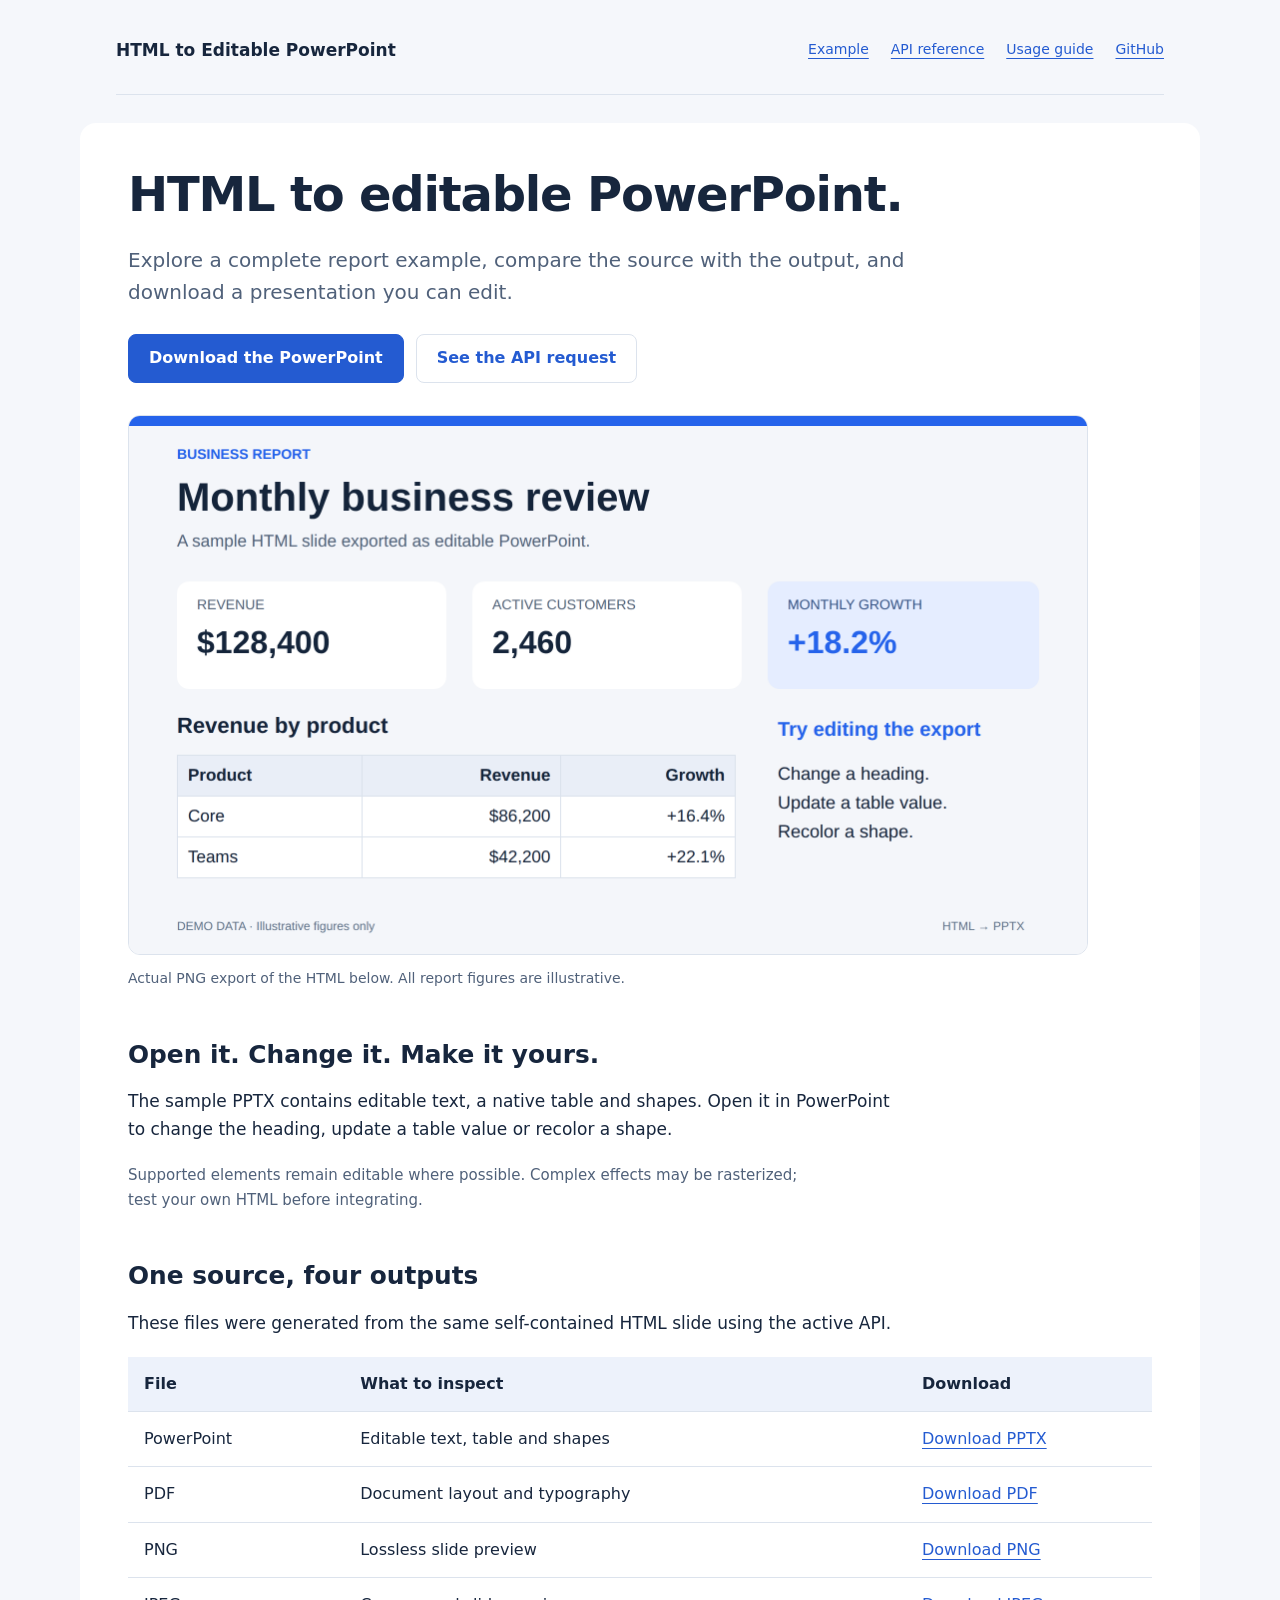
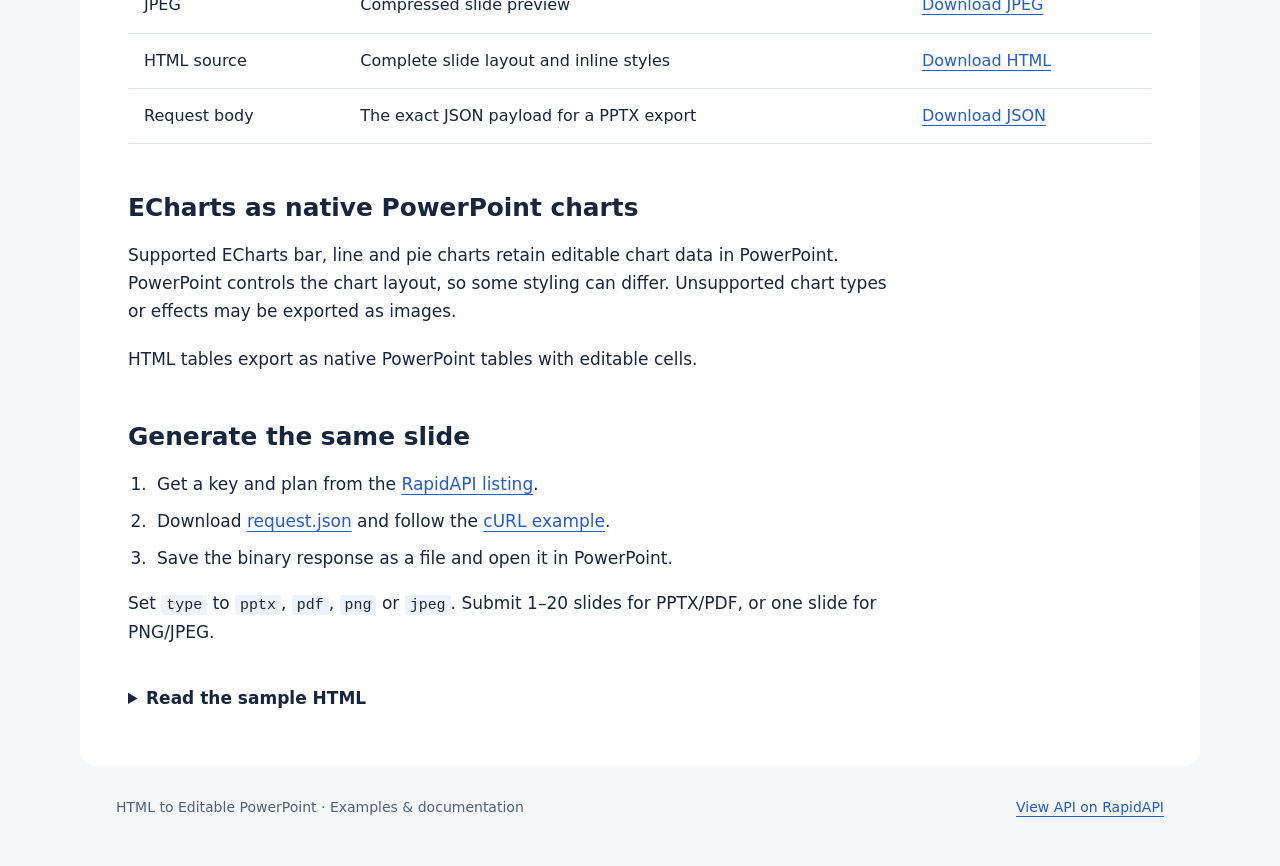
<file: index.html>
<!doctype html><html lang="en"><head><meta charset="utf-8"><meta name="viewport" content="width=device-width,initial-scale=1">
<title>HTML to Editable PowerPoint — example &amp; documentation</title><meta name="description" content="Download a real editable PowerPoint example, inspect its HTML source, and learn how to export PPTX, PDF, PNG and JPEG through the API.">
<link rel="stylesheet" href="styles.css"><script src="site.js" defer></script>
<meta property="og:title" content="HTML to Editable PowerPoint — example &amp; documentation"><meta property="og:description" content="Download a real editable PowerPoint example, inspect its HTML source, and learn how to export PPTX, PDF, PNG and JPEG through the API."><meta property="og:type" content="website">
</head><body><a class="skip" href="#main">Skip to content</a><header><nav aria-label="Main navigation"><a class="brand" href="./">HTML to Editable PowerPoint</a><div class="nav-links"><a href="./">Example</a><a href="api-reference.html">API reference</a><a href="usage.html">Usage guide</a><a href="https://github.com/html-to-powerpoint/html-to-editable-powerpoint">GitHub</a></div></nav></header><main id="main"><section class="intro"><h1>HTML to editable PowerPoint.</h1><p>Explore a complete report example, compare the source with the output, and download a presentation you can edit.</p><div class="actions"><a class="button primary" href="examples/monthly-report.pptx" download>Download the PowerPoint</a><a class="button" href="api-reference.html#curl-example">See the API request</a></div></section>
<figure class="example"><img src="examples/monthly-report.png" width="960" height="540" alt="Generated monthly business review slide with illustrative revenue figures, a revenue table and instructions to edit the export"><figcaption>Actual PNG export of the HTML below. All report figures are illustrative.</figcaption></figure>
<section><h2>Open it. Change it. Make it yours.</h2><p>The sample PPTX contains editable text, a native table and shapes. Open it in PowerPoint to change the heading, update a table value or recolor a shape.</p><p class="note">Supported elements remain editable where possible. Complex effects may be rasterized; test your own HTML before integrating.</p></section>
<section id="downloads"><h2>One source, four outputs</h2><p>These files were generated from the same self-contained HTML slide using the active API.</p><div class="table-scroll" tabindex="0" role="region" aria-label="Sample downloads"><table><thead><tr><th>File</th><th>What to inspect</th><th>Download</th></tr></thead><tbody>
<tr><td>PowerPoint</td><td>Editable text, table and shapes</td><td><a href="examples/monthly-report.pptx" download>Download PPTX</a></td></tr>
<tr><td>PDF</td><td>Document layout and typography</td><td><a href="examples/monthly-report.pdf" download>Download PDF</a></td></tr>
<tr><td>PNG</td><td>Lossless slide preview</td><td><a href="examples/monthly-report.png" download>Download PNG</a></td></tr>
<tr><td>JPEG</td><td>Compressed slide preview</td><td><a href="examples/monthly-report.jpeg" download>Download JPEG</a></td></tr>
<tr><td>HTML source</td><td>Complete slide layout and inline styles</td><td><a href="examples/monthly-report.html" download>Download HTML</a></td></tr>
<tr><td>Request body</td><td>The exact JSON payload for a PPTX export</td><td><a href="examples/request.json" download>Download JSON</a></td></tr></tbody></table></div></section>
<section><h2>ECharts as native PowerPoint charts</h2><p>Supported ECharts bar, line and pie charts retain editable chart data in PowerPoint. PowerPoint controls the chart layout, so some styling can differ. Unsupported chart types or effects may be exported as images.</p><p>HTML tables export as native PowerPoint tables with editable cells.</p></section>
<section><h2>Generate the same slide</h2><ol><li>Get a key and plan from the <a href="https://rapidapi.com/AguillardPortlock/api/html-to-editable-powerpoint">RapidAPI listing</a>.</li><li>Download <a href="examples/request.json" download>request.json</a> and follow the <a href="api-reference.html#curl-example">cURL example</a>.</li><li>Save the binary response as a file and open it in PowerPoint.</li></ol><p>Set <code>type</code> to <code>pptx</code>, <code>pdf</code>, <code>png</code> or <code>jpeg</code>. Submit 1–20 slides for PPTX/PDF, or one slide for PNG/JPEG.</p>
<details><summary>Read the sample HTML</summary><pre><code>&lt;!doctype html&gt;
&lt;html lang=&quot;en&quot;&gt;
&lt;head&gt;&lt;meta charset=&quot;utf-8&quot;&gt;&lt;title&gt;Monthly business review&lt;/title&gt;&lt;/head&gt;
&lt;body style=&quot;margin:0;width:960px;height:540px;background:#f4f6fa;font-family:Arial;color:#14243a&quot;&gt;
&lt;div style=&quot;position:absolute;left:0;top:0;width:960px;height:10px;background:#2563eb&quot;&gt;&lt;/div&gt;
&lt;p style=&quot;position:absolute;left:48px;top:30px;margin:0;font-size:14px;font-weight:bold;color:#2563eb&quot;&gt;BUSINESS REPORT&lt;/p&gt;
&lt;h1 style=&quot;position:absolute;left:48px;top:60px;margin:0;font-size:40px&quot;&gt;Monthly business review&lt;/h1&gt;
&lt;p style=&quot;position:absolute;left:48px;top:116px;margin:0;font-size:17px;color:#53647a&quot;&gt;A sample HTML slide exported as editable PowerPoint.&lt;/p&gt;
&lt;div style=&quot;position:absolute;left:48px;top:166px;width:270px;height:108px;background:#ffffff;border-radius:12px&quot;&gt;&lt;/div&gt;
&lt;p style=&quot;position:absolute;left:68px;top:181px;margin:0;font-size:14px;color:#53647a&quot;&gt;REVENUE&lt;/p&gt;
&lt;p style=&quot;position:absolute;left:68px;top:209px;margin:0;font-size:32px;font-weight:bold&quot;&gt;$128,400&lt;/p&gt;
&lt;div style=&quot;position:absolute;left:344px;top:166px;width:270px;height:108px;background:#ffffff;border-radius:12px&quot;&gt;&lt;/div&gt;
&lt;p style=&quot;position:absolute;left:364px;top:181px;margin:0;font-size:14px;color:#53647a&quot;&gt;ACTIVE CUSTOMERS&lt;/p&gt;
&lt;p style=&quot;position:absolute;left:364px;top:209px;margin:0;font-size:32px;font-weight:bold&quot;&gt;2,460&lt;/p&gt;
&lt;div style=&quot;position:absolute;left:640px;top:166px;width:272px;height:108px;background:#e5edff;border-radius:12px&quot;&gt;&lt;/div&gt;
&lt;p style=&quot;position:absolute;left:660px;top:181px;margin:0;font-size:14px;color:#365487&quot;&gt;MONTHLY GROWTH&lt;/p&gt;
&lt;p style=&quot;position:absolute;left:660px;top:209px;margin:0;font-size:32px;font-weight:bold;color:#2563eb&quot;&gt;+18.2%&lt;/p&gt;
&lt;h2 style=&quot;position:absolute;left:48px;top:298px;margin:0;font-size:22px&quot;&gt;Revenue by product&lt;/h2&gt;
&lt;table style=&quot;position:absolute;left:48px;top:340px;width:560px;border-collapse:collapse;font-size:17px;background:#ffffff&quot;&gt;
&lt;tr&gt;&lt;th style=&quot;padding:10px;text-align:left;border:1px solid #dbe2ec;background:#e9eef7&quot;&gt;Product&lt;/th&gt;&lt;th style=&quot;padding:10px;text-align:right;border:1px solid #dbe2ec;background:#e9eef7&quot;&gt;Revenue&lt;/th&gt;&lt;th style=&quot;padding:10px;text-align:right;border:1px solid #dbe2ec;background:#e9eef7&quot;&gt;Growth&lt;/th&gt;&lt;/tr&gt;
&lt;tr&gt;&lt;td style=&quot;padding:10px;border:1px solid #dbe2ec&quot;&gt;Core&lt;/td&gt;&lt;td style=&quot;padding:10px;text-align:right;border:1px solid #dbe2ec&quot;&gt;$86,200&lt;/td&gt;&lt;td style=&quot;padding:10px;text-align:right;border:1px solid #dbe2ec&quot;&gt;+16.4%&lt;/td&gt;&lt;/tr&gt;
&lt;tr&gt;&lt;td style=&quot;padding:10px;border:1px solid #dbe2ec&quot;&gt;Teams&lt;/td&gt;&lt;td style=&quot;padding:10px;text-align:right;border:1px solid #dbe2ec&quot;&gt;$42,200&lt;/td&gt;&lt;td style=&quot;padding:10px;text-align:right;border:1px solid #dbe2ec&quot;&gt;+22.1%&lt;/td&gt;&lt;/tr&gt;
&lt;/table&gt;
&lt;h2 style=&quot;position:absolute;left:650px;top:304px;margin:0;font-size:20px;color:#2563eb&quot;&gt;Try editing the export&lt;/h2&gt;
&lt;p style=&quot;position:absolute;left:650px;top:345px;width:254px;margin:0;font-size:18px;line-height:1.6&quot;&gt;Change a heading.&lt;br&gt;Update a table value.&lt;br&gt;Recolor a shape.&lt;/p&gt;
&lt;p style=&quot;position:absolute;left:48px;top:505px;margin:0;font-size:12px;color:#62748b&quot;&gt;DEMO DATA · Illustrative figures only&lt;/p&gt;
&lt;p style=&quot;position:absolute;left:815px;top:505px;margin:0;font-size:12px;color:#62748b&quot;&gt;HTML → PPTX&lt;/p&gt;
&lt;/body&gt;
&lt;/html&gt;
</code></pre></details></section></main><footer><p>HTML to Editable PowerPoint · Examples & documentation</p><a href="https://rapidapi.com/AguillardPortlock/api/html-to-editable-powerpoint">View API on RapidAPI</a></footer></body></html>
</file>
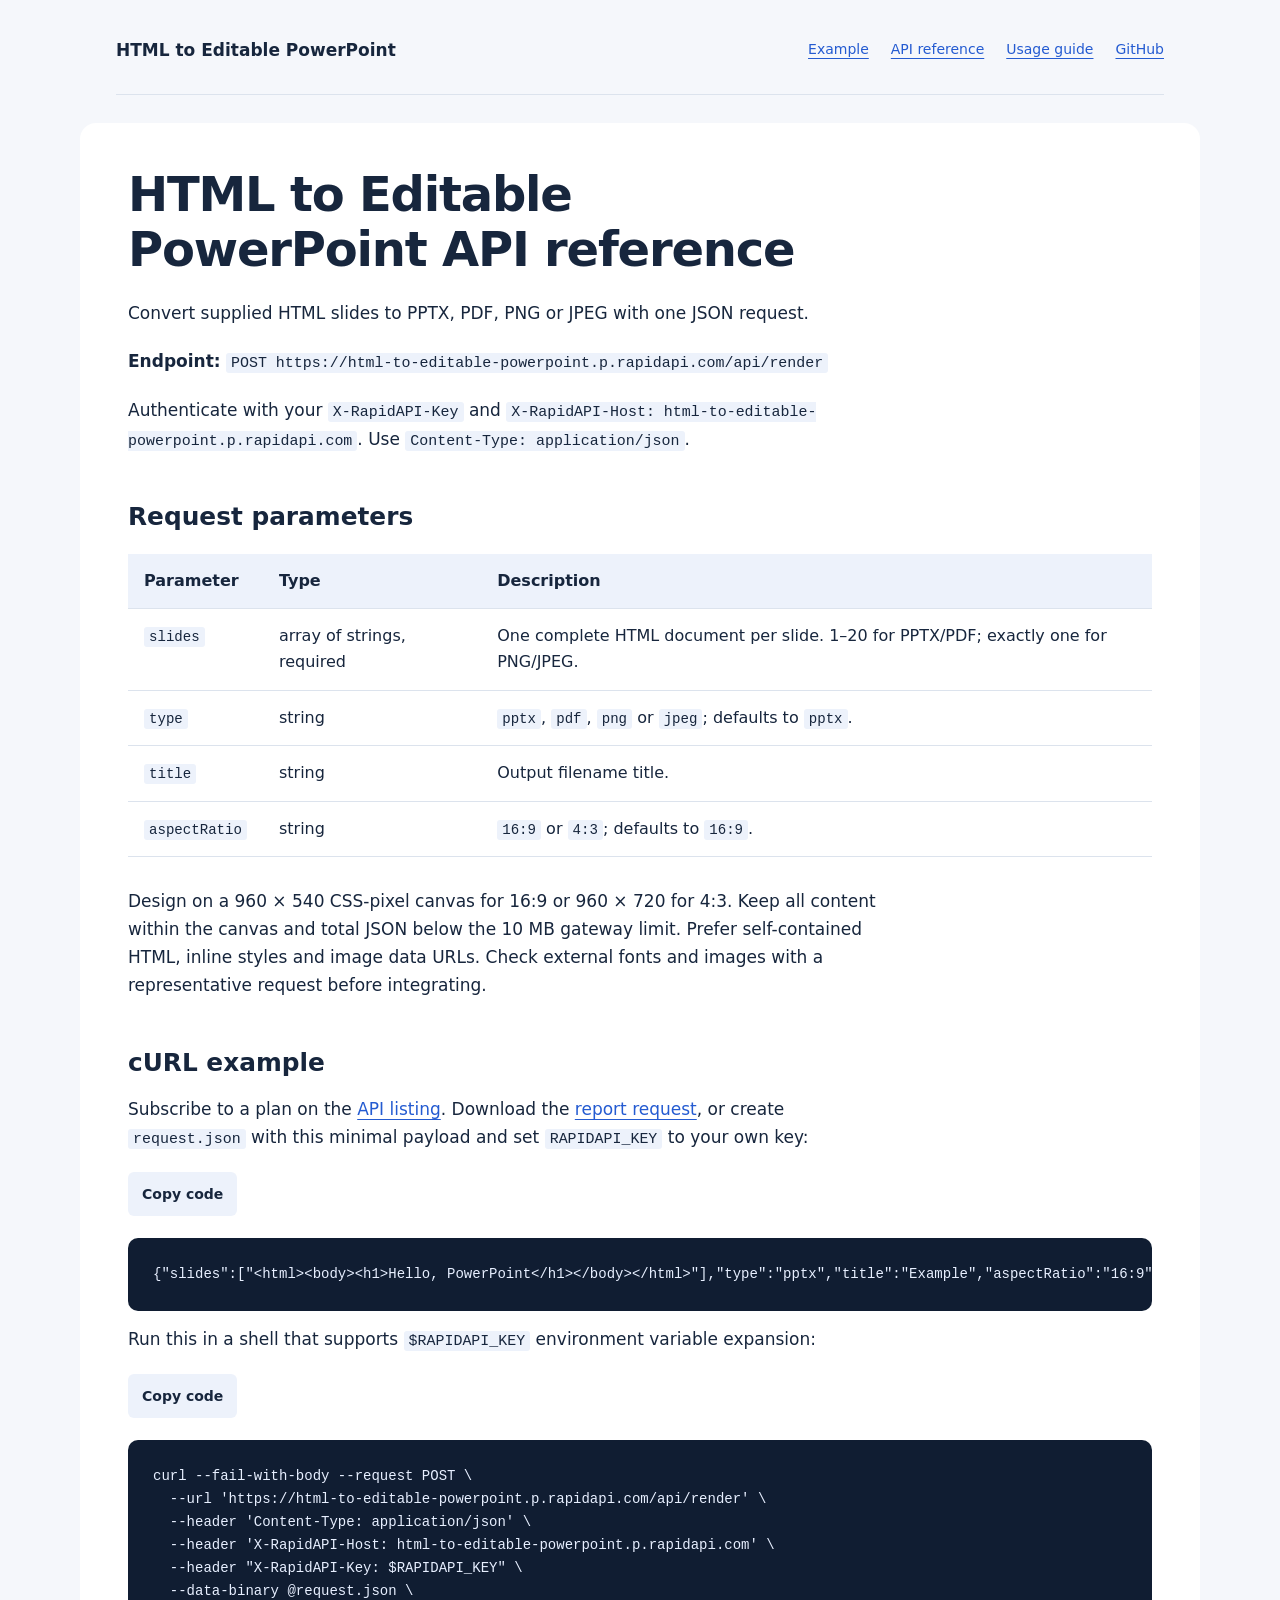
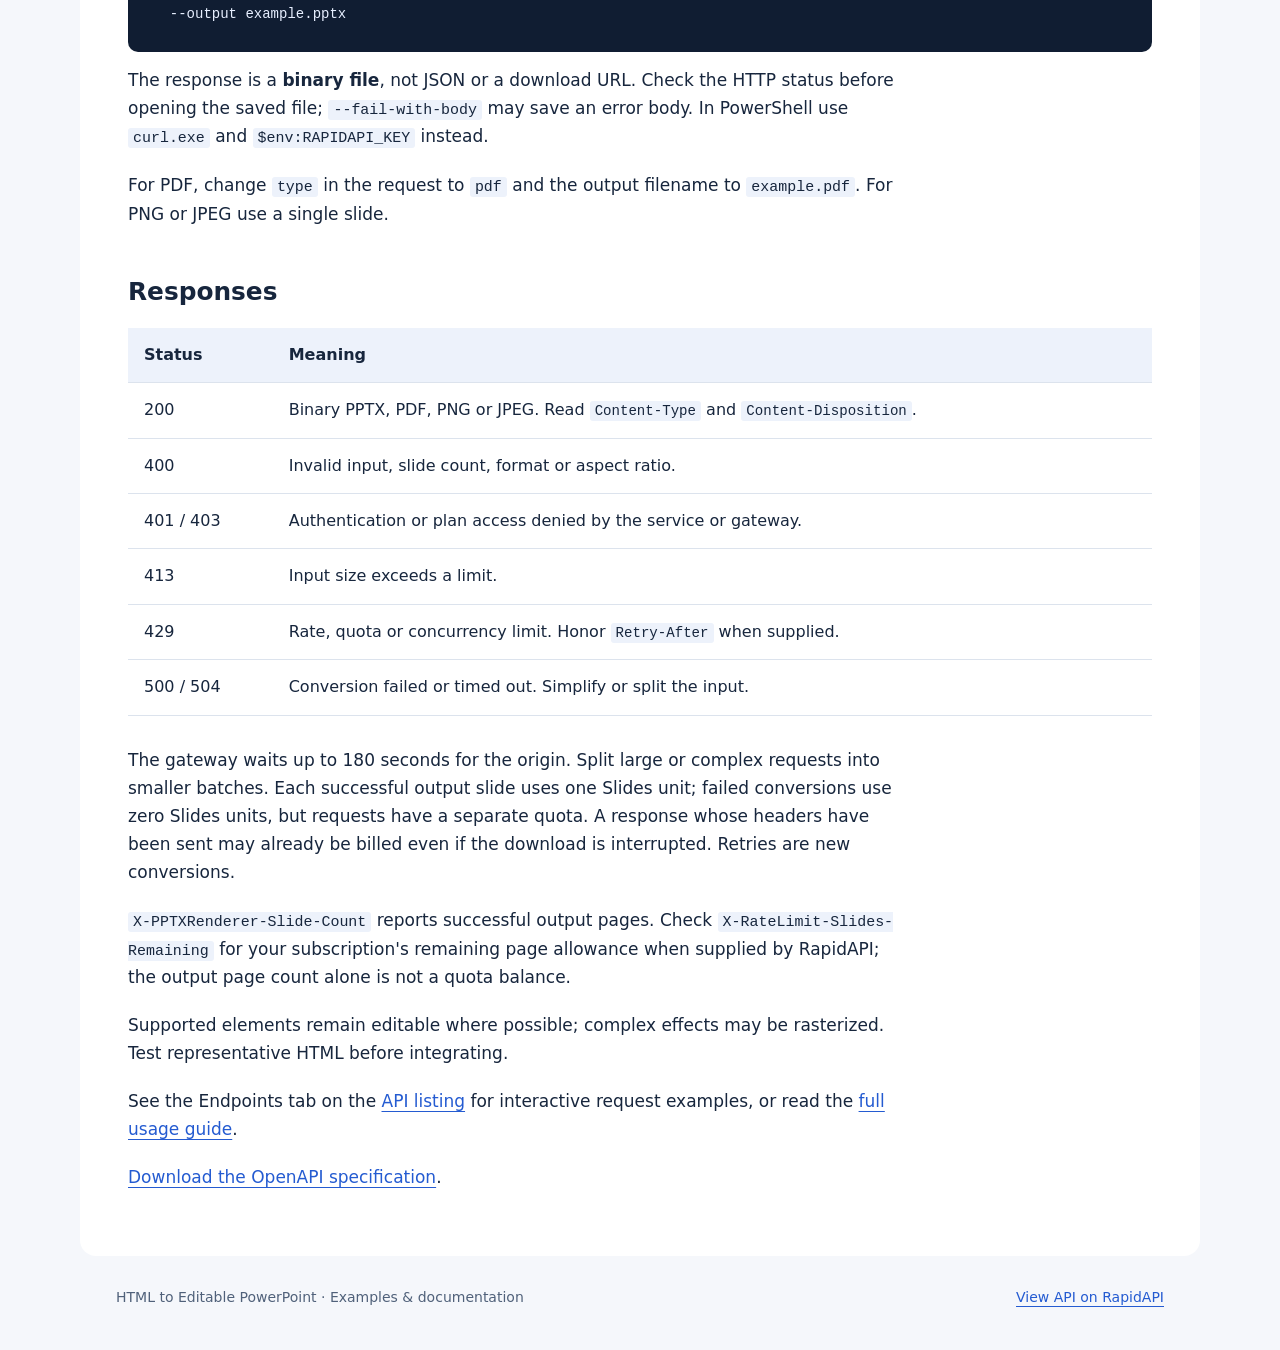
<file: api-reference.html>
<!doctype html><html lang="en"><head><meta charset="utf-8"><meta name="viewport" content="width=device-width,initial-scale=1">
<title>API reference — HTML to Editable PowerPoint</title><meta name="description" content="API reference for HTML to Editable PowerPoint: request parameters, formats, examples and integration guidance.">
<link rel="stylesheet" href="styles.css"><script src="site.js" defer></script>
<meta property="og:title" content="API reference — HTML to Editable PowerPoint"><meta property="og:description" content="API reference for HTML to Editable PowerPoint: request parameters, formats, examples and integration guidance."><meta property="og:type" content="website">
</head><body><a class="skip" href="#main">Skip to content</a><header><nav aria-label="Main navigation"><a class="brand" href="./">HTML to Editable PowerPoint</a><div class="nav-links"><a href="./">Example</a><a href="api-reference.html">API reference</a><a href="usage.html">Usage guide</a><a href="https://github.com/html-to-powerpoint/html-to-editable-powerpoint">GitHub</a></div></nav></header><main id="main"><h1>HTML to Editable PowerPoint API reference</h1>
<p>Convert supplied HTML slides to PPTX, PDF, PNG or JPEG with one JSON request.</p>
<p><strong>Endpoint:</strong> <code>POST https://html-to-editable-powerpoint.p.rapidapi.com/api/render</code></p>
<p>Authenticate with your <code>X-RapidAPI-Key</code> and
<code>X-RapidAPI-Host: html-to-editable-powerpoint.p.rapidapi.com</code>.
Use <code>Content-Type: application/json</code>.</p>
<h2>Request parameters</h2>
<div class="table-scroll" tabindex="0" role="region" aria-label="Reference table"><table>
<thead>
<tr>
<th>Parameter</th>
<th>Type</th>
<th>Description</th>
</tr>
</thead>
<tbody>
<tr>
<td><code>slides</code></td>
<td>array of strings, required</td>
<td>One complete HTML document per slide. 1–20 for PPTX/PDF; exactly one for PNG/JPEG.</td>
</tr>
<tr>
<td><code>type</code></td>
<td>string</td>
<td><code>pptx</code>, <code>pdf</code>, <code>png</code> or <code>jpeg</code>; defaults to <code>pptx</code>.</td>
</tr>
<tr>
<td><code>title</code></td>
<td>string</td>
<td>Output filename title.</td>
</tr>
<tr>
<td><code>aspectRatio</code></td>
<td>string</td>
<td><code>16:9</code> or <code>4:3</code>; defaults to <code>16:9</code>.</td>
</tr>
</tbody>
</table></div>
<p>Design on a 960 × 540 CSS-pixel canvas for 16:9 or 960 × 720 for 4:3.
Keep all content within the canvas and total JSON below the 10 MB gateway limit.
Prefer self-contained HTML, inline styles and image data URLs. Check external
fonts and images with a representative request before integrating.</p>
<h2 id="curl-example">cURL example</h2>
<p>Subscribe to a plan on the <a href="https://rapidapi.com/AguillardPortlock/api/html-to-editable-powerpoint">API listing</a>.
Download the <a href="examples/request.json">report request</a>, or create <code>request.json</code> with this minimal payload and set <code>RAPIDAPI_KEY</code> to your own key:</p>
<pre><code class="language-json">{&quot;slides&quot;:[&quot;&lt;html&gt;&lt;body&gt;&lt;h1&gt;Hello, PowerPoint&lt;/h1&gt;&lt;/body&gt;&lt;/html&gt;&quot;],&quot;type&quot;:&quot;pptx&quot;,&quot;title&quot;:&quot;Example&quot;,&quot;aspectRatio&quot;:&quot;16:9&quot;}
</code></pre>
<p>Run this in a shell that supports <code>$RAPIDAPI_KEY</code> environment variable expansion:</p>
<pre><code class="language-sh">curl --fail-with-body --request POST \
  --url 'https://html-to-editable-powerpoint.p.rapidapi.com/api/render' \
  --header 'Content-Type: application/json' \
  --header 'X-RapidAPI-Host: html-to-editable-powerpoint.p.rapidapi.com' \
  --header &quot;X-RapidAPI-Key: $RAPIDAPI_KEY&quot; \
  --data-binary @request.json \
  --output example.pptx
</code></pre>
<p>The response is a <strong>binary file</strong>, not JSON or a download URL. Check the HTTP
status before opening the saved file; <code>--fail-with-body</code> may save an error body.
In PowerShell use <code>curl.exe</code> and <code>$env:RAPIDAPI_KEY</code> instead.</p>
<p>For PDF, change <code>type</code> in the request to <code>pdf</code> and the output filename to
<code>example.pdf</code>. For PNG or JPEG use a single slide.</p>
<h2>Responses</h2>
<div class="table-scroll" tabindex="0" role="region" aria-label="Reference table"><table>
<thead>
<tr>
<th>Status</th>
<th>Meaning</th>
</tr>
</thead>
<tbody>
<tr>
<td>200</td>
<td>Binary PPTX, PDF, PNG or JPEG. Read <code>Content-Type</code> and <code>Content-Disposition</code>.</td>
</tr>
<tr>
<td>400</td>
<td>Invalid input, slide count, format or aspect ratio.</td>
</tr>
<tr>
<td>401 / 403</td>
<td>Authentication or plan access denied by the service or gateway.</td>
</tr>
<tr>
<td>413</td>
<td>Input size exceeds a limit.</td>
</tr>
<tr>
<td>429</td>
<td>Rate, quota or concurrency limit. Honor <code>Retry-After</code> when supplied.</td>
</tr>
<tr>
<td>500 / 504</td>
<td>Conversion failed or timed out. Simplify or split the input.</td>
</tr>
</tbody>
</table></div>
<p>The gateway waits up to 180 seconds for the origin. Split large or complex
requests into smaller batches. Each successful output slide uses one Slides unit; failed conversions
use zero Slides units, but requests have a separate quota. A response whose
headers have been sent may already be billed even if the download is interrupted.
Retries are new conversions.</p>
<p><code>X-PPTXRenderer-Slide-Count</code> reports successful output pages. Check
<code>X-RateLimit-Slides-Remaining</code> for your subscription's remaining page allowance
when supplied by RapidAPI; the output page count alone is not a quota balance.</p>
<p>Supported elements remain editable where possible; complex effects may be
rasterized. Test representative HTML before integrating.</p>
<p>See the Endpoints tab on the <a href="https://rapidapi.com/AguillardPortlock/api/html-to-editable-powerpoint">API listing</a>
for interactive request examples, or read the <a href="usage.html">full usage guide</a>.</p>
<p><a href="openapi.json">Download the OpenAPI specification</a>.</p>
</main><footer><p>HTML to Editable PowerPoint · Examples & documentation</p><a href="https://rapidapi.com/AguillardPortlock/api/html-to-editable-powerpoint">View API on RapidAPI</a></footer></body></html>
</file>
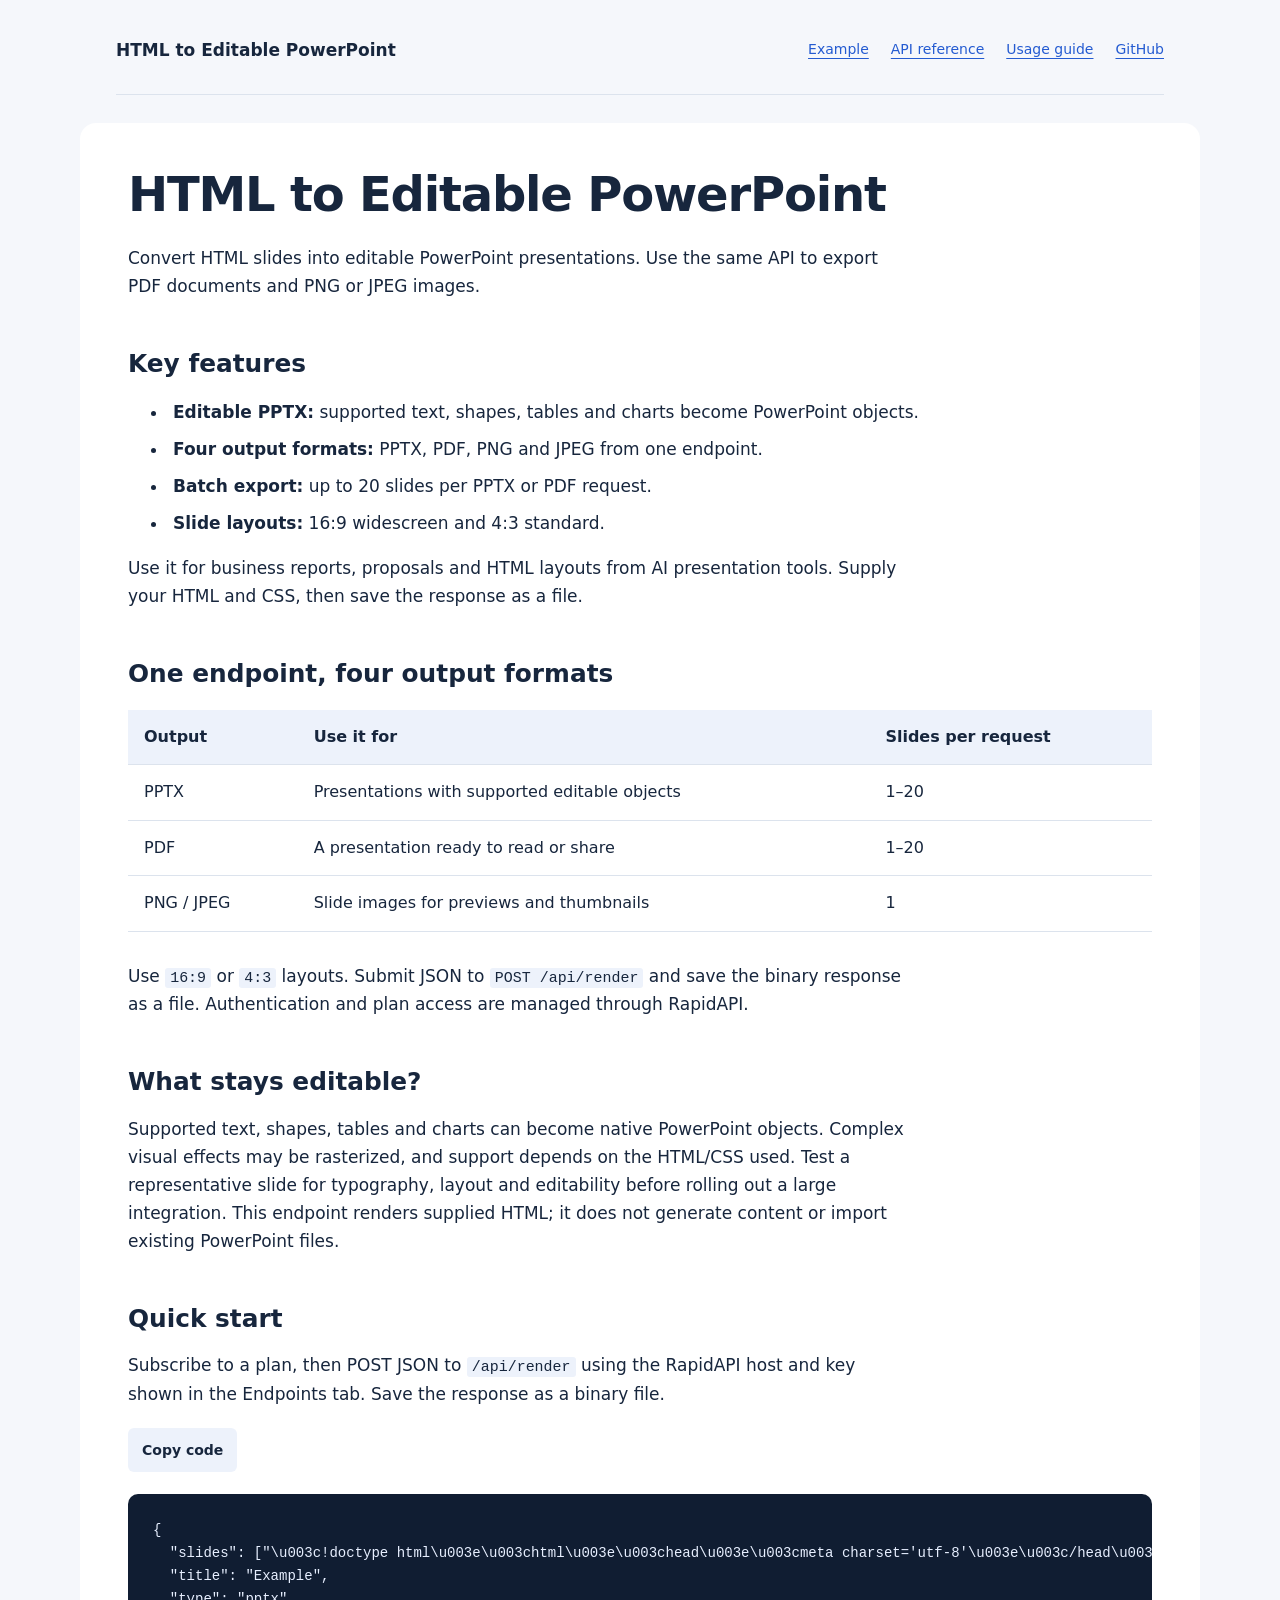
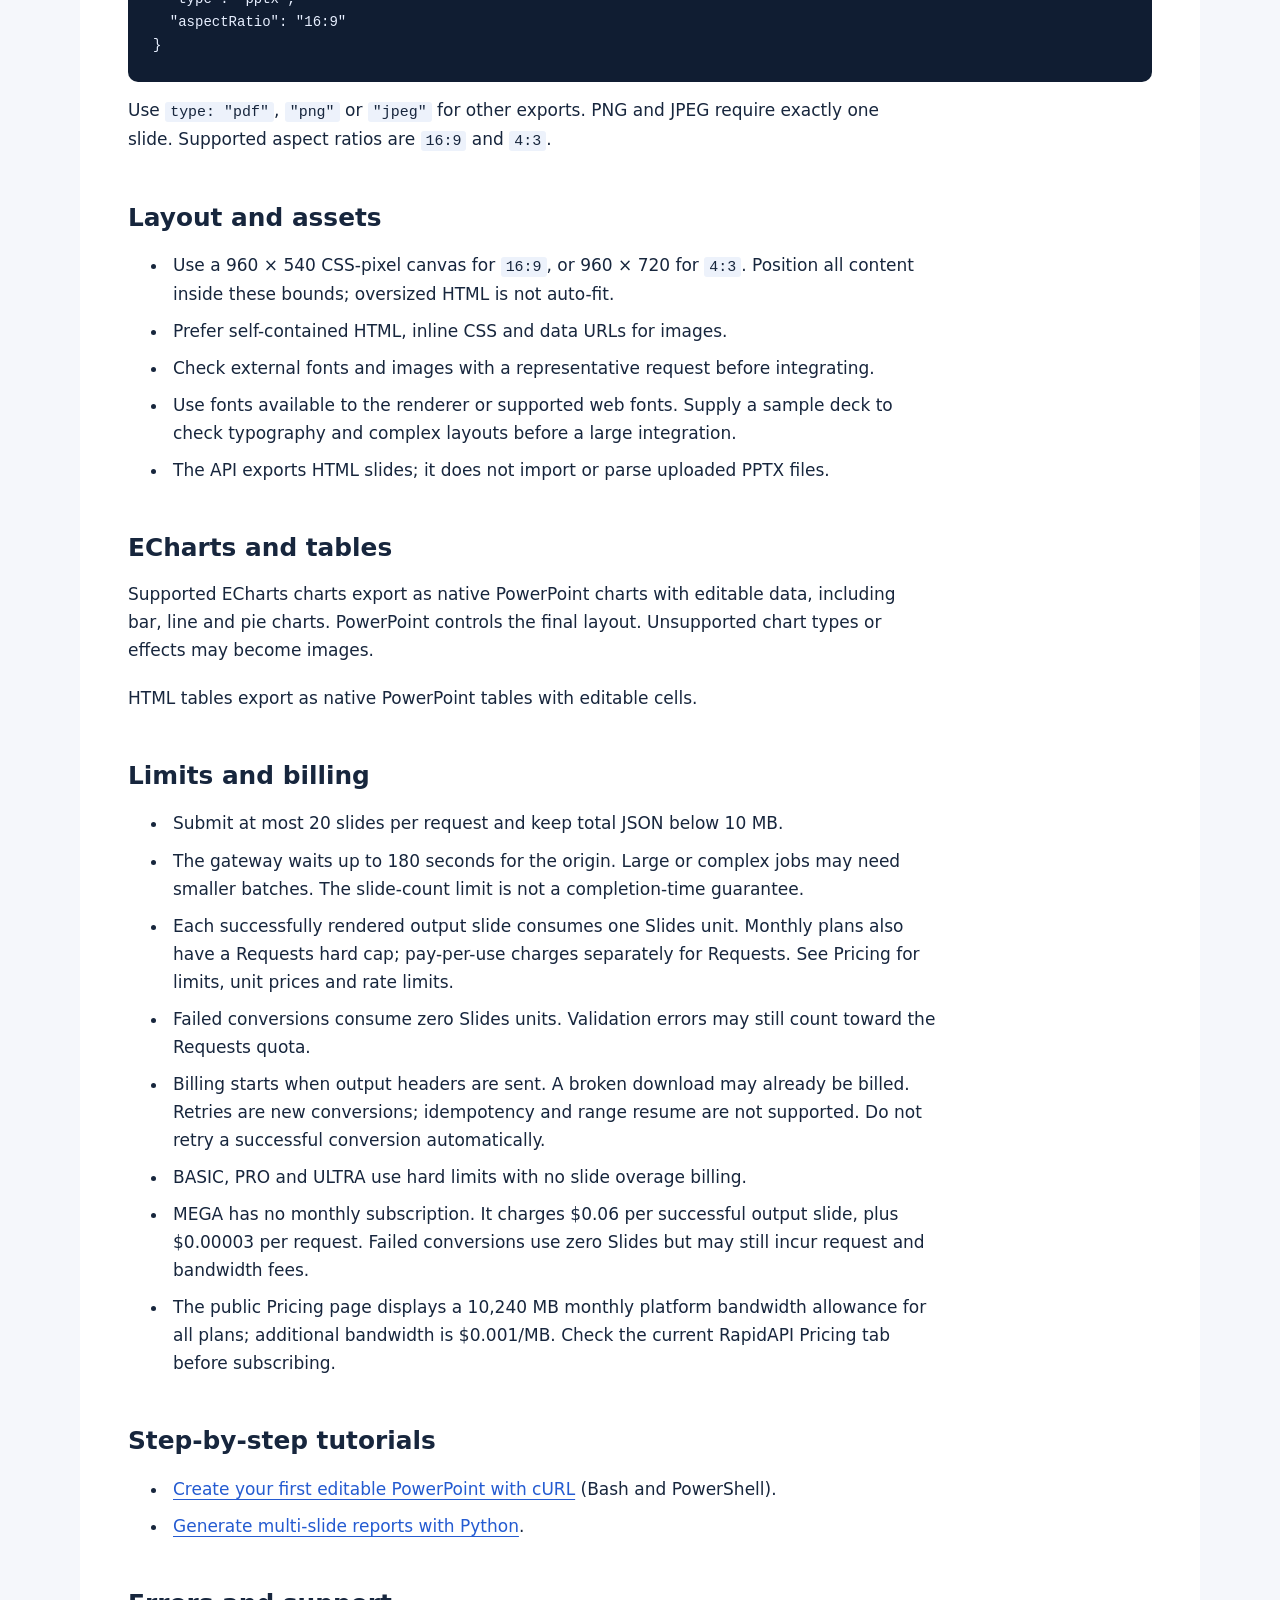
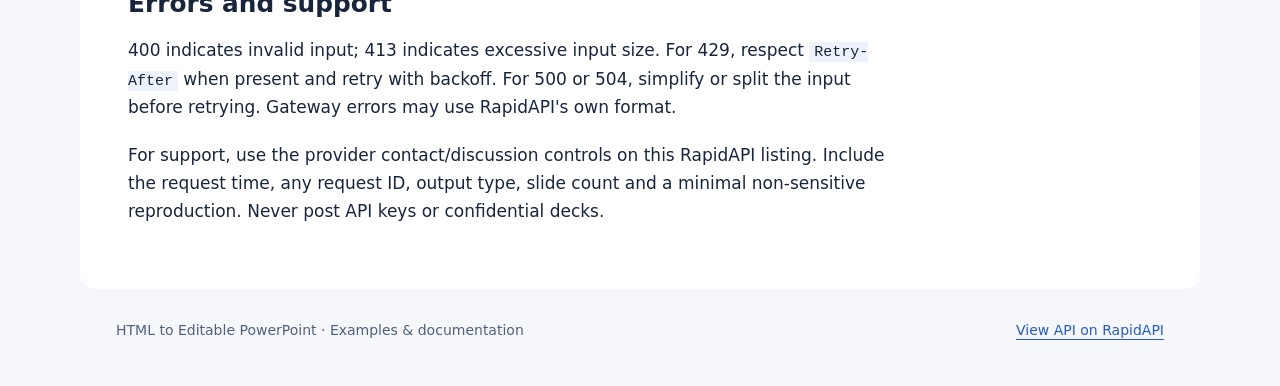
<file: usage.html>
<!doctype html><html lang="en"><head><meta charset="utf-8"><meta name="viewport" content="width=device-width,initial-scale=1">
<title>Usage guide — HTML to Editable PowerPoint</title><meta name="description" content="Usage guide for HTML to Editable PowerPoint: request parameters, formats, examples and integration guidance.">
<link rel="stylesheet" href="styles.css"><script src="site.js" defer></script>
<meta property="og:title" content="Usage guide — HTML to Editable PowerPoint"><meta property="og:description" content="Usage guide for HTML to Editable PowerPoint: request parameters, formats, examples and integration guidance."><meta property="og:type" content="website">
</head><body><a class="skip" href="#main">Skip to content</a><header><nav aria-label="Main navigation"><a class="brand" href="./">HTML to Editable PowerPoint</a><div class="nav-links"><a href="./">Example</a><a href="api-reference.html">API reference</a><a href="usage.html">Usage guide</a><a href="https://github.com/html-to-powerpoint/html-to-editable-powerpoint">GitHub</a></div></nav></header><main id="main"><h1>HTML to Editable PowerPoint</h1>
<p>Convert HTML slides into editable PowerPoint presentations. Use the same API
to export PDF documents and PNG or JPEG images.</p>
<h2>Key features</h2>
<ul>
<li><strong>Editable PPTX:</strong> supported text, shapes, tables and charts become PowerPoint objects.</li>
<li><strong>Four output formats:</strong> PPTX, PDF, PNG and JPEG from one endpoint.</li>
<li><strong>Batch export:</strong> up to 20 slides per PPTX or PDF request.</li>
<li><strong>Slide layouts:</strong> 16:9 widescreen and 4:3 standard.</li>
</ul>
<p>Use it for business reports, proposals and HTML layouts from AI presentation
tools. Supply your HTML and CSS, then save the response as a file.</p>
<h2>One endpoint, four output formats</h2>
<div class="table-scroll" tabindex="0" role="region" aria-label="Reference table"><table>
<thead>
<tr>
<th>Output</th>
<th>Use it for</th>
<th>Slides per request</th>
</tr>
</thead>
<tbody>
<tr>
<td>PPTX</td>
<td>Presentations with supported editable objects</td>
<td>1–20</td>
</tr>
<tr>
<td>PDF</td>
<td>A presentation ready to read or share</td>
<td>1–20</td>
</tr>
<tr>
<td>PNG / JPEG</td>
<td>Slide images for previews and thumbnails</td>
<td>1</td>
</tr>
</tbody>
</table></div>
<p>Use <code>16:9</code> or <code>4:3</code> layouts. Submit JSON to <code>POST /api/render</code> and save the binary
response as a file. Authentication and plan access are managed through RapidAPI.</p>
<h2>What stays editable?</h2>
<p>Supported text, shapes, tables and charts can become native PowerPoint objects.
Complex visual effects may be rasterized, and support depends on the HTML/CSS
used. Test a representative slide for typography, layout and editability before
rolling out a large integration. This endpoint renders supplied HTML; it does not
generate content or import existing PowerPoint files.</p>
<h2>Quick start</h2>
<p>Subscribe to a plan, then POST JSON to <code>/api/render</code> using the RapidAPI host and
key shown in the Endpoints tab. Save the response as a binary file.</p>
<pre><code class="language-json">{
  &quot;slides&quot;: [&quot;\u003c!doctype html\u003e\u003chtml\u003e\u003chead\u003e\u003cmeta charset='utf-8'\u003e\u003c/head\u003e\u003cbody style='margin:0;width:960px;height:540px;background:#f5f7fb;font-family:Arial'\u003e\u003ch1 style='position:absolute;left:80px;top:120px;font-size:64px;color:#16324f'\u003eHello, PowerPoint\u003c/h1\u003e\u003c/body\u003e\u003c/html\u003e&quot;],
  &quot;title&quot;: &quot;Example&quot;,
  &quot;type&quot;: &quot;pptx&quot;,
  &quot;aspectRatio&quot;: &quot;16:9&quot;
}
</code></pre>
<p>Use <code>type: &quot;pdf&quot;</code>, <code>&quot;png&quot;</code> or <code>&quot;jpeg&quot;</code> for other exports. PNG and JPEG require
exactly one slide. Supported aspect ratios are <code>16:9</code> and <code>4:3</code>.</p>
<h2>Layout and assets</h2>
<ul>
<li>Use a 960 × 540 CSS-pixel canvas for <code>16:9</code>, or 960 × 720 for <code>4:3</code>.
Position all content inside these bounds; oversized HTML is not auto-fit.</li>
<li>Prefer self-contained HTML, inline CSS and data URLs for images.</li>
<li>Check external fonts and images with a representative request before integrating.</li>
<li>Use fonts available to the renderer or supported web fonts. Supply a sample
deck to check typography and complex layouts before a large integration.</li>
<li>The API exports HTML slides; it does not import or parse uploaded PPTX files.</li>
</ul>
<h2>ECharts and tables</h2>
<p>Supported ECharts charts export as native PowerPoint charts with editable data, including bar, line and pie charts. PowerPoint controls the final layout. Unsupported chart types or effects may become images.</p>
<p>HTML tables export as native PowerPoint tables with editable cells.</p>
<h2>Limits and billing</h2>
<ul>
<li>Submit at most 20 slides per request and keep total JSON below 10 MB.</li>
<li>The gateway waits up to 180 seconds for the origin. Large or complex jobs may
need smaller batches. The slide-count limit is not a completion-time guarantee.</li>
<li>Each successfully rendered output slide consumes one Slides unit. Monthly
plans also have a Requests hard cap; pay-per-use charges separately for Requests.
See Pricing for limits, unit prices and rate limits.</li>
<li>Failed conversions consume zero Slides units. Validation errors may still
count toward the Requests quota.</li>
<li>Billing starts when output headers are sent. A broken download may already
be billed. Retries are new conversions; idempotency and range resume are not
supported. Do not retry a successful conversion automatically.</li>
<li>BASIC, PRO and ULTRA use hard limits with no slide overage billing.</li>
<li>MEGA has no monthly subscription. It charges $0.06 per successful output
slide, plus $0.00003 per request.
Failed conversions use zero Slides but may still incur request and bandwidth fees.</li>
<li>The public Pricing page displays a 10,240 MB monthly platform bandwidth allowance for all plans;
additional bandwidth is $0.001/MB. Check the current RapidAPI Pricing tab before subscribing.</li>
</ul>
<h2>Step-by-step tutorials</h2>
<ul>
<li><a href="https://rapidapi.com/AguillardPortlock/api/html-to-editable-powerpoint/tutorials/create-your-first-editable-powerpoint-from-html">Create your first editable PowerPoint with cURL</a> (Bash and PowerShell).</li>
<li><a href="https://rapidapi.com/AguillardPortlock/api/html-to-editable-powerpoint/tutorials/generate-multi-slide-powerpoint-reports-with-python">Generate multi-slide reports with Python</a>.</li>
</ul>
<h2>Errors and support</h2>
<p>400 indicates invalid input; 413 indicates excessive input size. For 429, respect
<code>Retry-After</code> when present and retry with backoff. For 500 or 504, simplify or
split the input before retrying. Gateway errors may use RapidAPI's own format.</p>
<p>For support, use the provider contact/discussion controls on this RapidAPI
listing. Include the request time, any request ID, output type, slide count and a
minimal non-sensitive reproduction. Never post API keys or confidential decks.</p>
</main><footer><p>HTML to Editable PowerPoint · Examples & documentation</p><a href="https://rapidapi.com/AguillardPortlock/api/html-to-editable-powerpoint">View API on RapidAPI</a></footer></body></html>
</file>
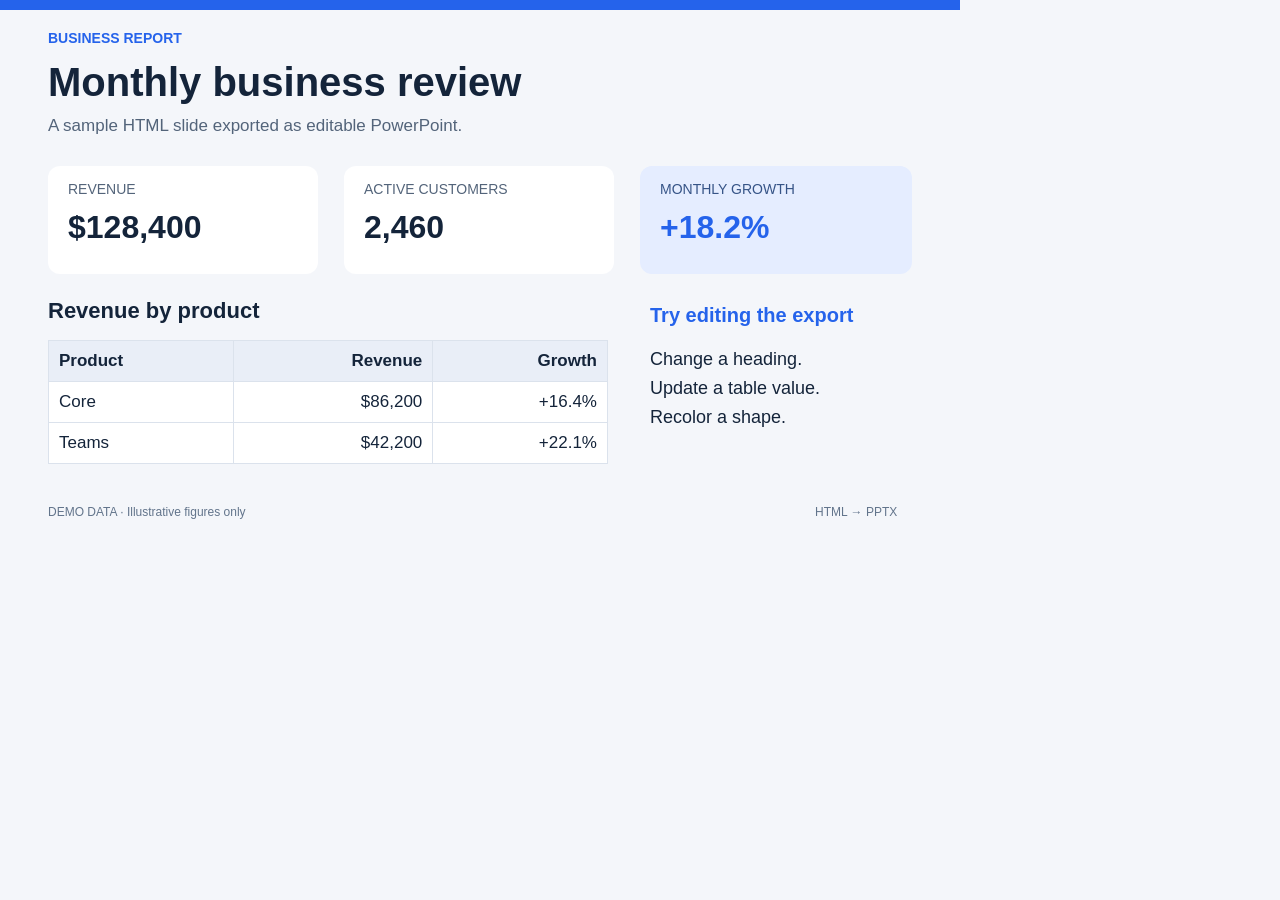
<file: examples/monthly-report.html>
<!doctype html>
<html lang="en">
<head><meta charset="utf-8"><title>Monthly business review</title></head>
<body style="margin:0;width:960px;height:540px;background:#f4f6fa;font-family:Arial;color:#14243a">
<div style="position:absolute;left:0;top:0;width:960px;height:10px;background:#2563eb"></div>
<p style="position:absolute;left:48px;top:30px;margin:0;font-size:14px;font-weight:bold;color:#2563eb">BUSINESS REPORT</p>
<h1 style="position:absolute;left:48px;top:60px;margin:0;font-size:40px">Monthly business review</h1>
<p style="position:absolute;left:48px;top:116px;margin:0;font-size:17px;color:#53647a">A sample HTML slide exported as editable PowerPoint.</p>
<div style="position:absolute;left:48px;top:166px;width:270px;height:108px;background:#ffffff;border-radius:12px"></div>
<p style="position:absolute;left:68px;top:181px;margin:0;font-size:14px;color:#53647a">REVENUE</p>
<p style="position:absolute;left:68px;top:209px;margin:0;font-size:32px;font-weight:bold">$128,400</p>
<div style="position:absolute;left:344px;top:166px;width:270px;height:108px;background:#ffffff;border-radius:12px"></div>
<p style="position:absolute;left:364px;top:181px;margin:0;font-size:14px;color:#53647a">ACTIVE CUSTOMERS</p>
<p style="position:absolute;left:364px;top:209px;margin:0;font-size:32px;font-weight:bold">2,460</p>
<div style="position:absolute;left:640px;top:166px;width:272px;height:108px;background:#e5edff;border-radius:12px"></div>
<p style="position:absolute;left:660px;top:181px;margin:0;font-size:14px;color:#365487">MONTHLY GROWTH</p>
<p style="position:absolute;left:660px;top:209px;margin:0;font-size:32px;font-weight:bold;color:#2563eb">+18.2%</p>
<h2 style="position:absolute;left:48px;top:298px;margin:0;font-size:22px">Revenue by product</h2>
<table style="position:absolute;left:48px;top:340px;width:560px;border-collapse:collapse;font-size:17px;background:#ffffff">
<tr><th style="padding:10px;text-align:left;border:1px solid #dbe2ec;background:#e9eef7">Product</th><th style="padding:10px;text-align:right;border:1px solid #dbe2ec;background:#e9eef7">Revenue</th><th style="padding:10px;text-align:right;border:1px solid #dbe2ec;background:#e9eef7">Growth</th></tr>
<tr><td style="padding:10px;border:1px solid #dbe2ec">Core</td><td style="padding:10px;text-align:right;border:1px solid #dbe2ec">$86,200</td><td style="padding:10px;text-align:right;border:1px solid #dbe2ec">+16.4%</td></tr>
<tr><td style="padding:10px;border:1px solid #dbe2ec">Teams</td><td style="padding:10px;text-align:right;border:1px solid #dbe2ec">$42,200</td><td style="padding:10px;text-align:right;border:1px solid #dbe2ec">+22.1%</td></tr>
</table>
<h2 style="position:absolute;left:650px;top:304px;margin:0;font-size:20px;color:#2563eb">Try editing the export</h2>
<p style="position:absolute;left:650px;top:345px;width:254px;margin:0;font-size:18px;line-height:1.6">Change a heading.<br>Update a table value.<br>Recolor a shape.</p>
<p style="position:absolute;left:48px;top:505px;margin:0;font-size:12px;color:#62748b">DEMO DATA · Illustrative figures only</p>
<p style="position:absolute;left:815px;top:505px;margin:0;font-size:12px;color:#62748b">HTML → PPTX</p>
</body>
</html>
</file>
<file: styles.css>
:root{color-scheme:light;--ink:#17263d;--muted:#50617a;--blue:#245bd1;--line:#dce3ed;--paper:#fff;--surface:#f5f7fb}
*{box-sizing:border-box}html{scroll-behavior:smooth;scrollbar-color:#a7b5ca var(--surface);scroll-padding-top:24px}
body{margin:0;background:var(--surface);color:var(--ink);font:17px/1.65 system-ui,-apple-system,BlinkMacSystemFont,"Segoe UI",sans-serif}
::selection{background:#d8e5ff;color:#10264c}a{color:var(--blue);text-underline-offset:4px}a:hover{color:#173e95}
:focus-visible{outline:3px solid var(--blue);outline-offset:4px}header,main,footer{max-width:1120px;margin-inline:auto}
header{padding:28px 36px 0}nav{display:flex;align-items:center;justify-content:space-between;gap:16px;flex-wrap:wrap;border-bottom:1px solid var(--line);padding-bottom:22px}
.brand{font-size:17px;font-weight:750;text-decoration:none;color:var(--ink)}.nav-links{display:flex;flex-wrap:wrap;gap:8px 22px;font-size:14px}.nav-links a{display:inline-flex;align-items:center;min-height:44px}
main{margin-top:28px;padding:44px 48px;background:var(--paper);border-radius:16px}h1{max-width:24ch;font-size:clamp(2.1rem,4.2vw,3rem);line-height:1.15;letter-spacing:-.025em;margin:0 0 22px;text-wrap:balance}
h2{font-size:1.55rem;line-height:1.3;margin:48px 0 16px;text-wrap:balance}h3{line-height:1.35}p,li{max-width:72ch}p{margin:0 0 20px}.intro>p{font-size:20px;line-height:1.6;max-width:64ch;color:var(--muted)}
.actions{display:flex;gap:12px;flex-wrap:wrap;margin:26px 0 32px}.button{display:inline-flex;justify-content:center;align-items:center;min-height:48px;border:1px solid var(--line);border-radius:8px;padding:10px 20px;text-decoration:none;font-size:16px;font-weight:650}.primary{background:var(--blue);color:#fff;border-color:var(--blue)}.primary:hover{background:#173e95;border-color:#173e95;color:#fff}
.example{margin:32px 0 38px}.example img{display:block;max-width:100%;height:auto;border:1px solid var(--line);border-radius:12px}figcaption{font-size:14px;color:var(--muted);padding-top:12px}.note{color:var(--muted);font-size:15px}
.table-scroll{overflow-x:auto;margin:20px 0 30px}table{border-collapse:collapse;width:100%;font-size:16px;font-variant-numeric:tabular-nums}td,th{padding:14px 16px;border-bottom:1px solid var(--line);text-align:left;vertical-align:top}th{background:#edf2fb;font-weight:650}td:last-child a{white-space:nowrap}
pre{position:relative;background:#101d32;color:#e7efff;padding:25px;overflow:auto;border-radius:10px;max-width:100%;font-size:14px;line-height:1.65}code{font-family:ui-monospace,SFMono-Regular,Consolas,monospace;font-size:.88em}pre code{font-size:inherit}p code,td code,li code{background:#edf2fb;padding:2px 5px;border-radius:3px}
details{margin-top:28px}summary{cursor:pointer;font-weight:650;min-height:44px;padding-block:10px}summary:hover{color:var(--blue)}ol{padding-left:24px}li{padding-left:5px;margin:9px 0}.copy-code{background:#edf2fb;color:#17263d;border:0;border-radius:6px;padding:10px 14px;min-height:44px;font:600 14px system-ui;cursor:pointer;margin-bottom:8px}.copy-code:hover{background:#d8e5ff}.copy-status{font-size:14px;color:var(--muted);margin-left:12px}
footer{padding:30px 36px 48px;display:flex;justify-content:space-between;gap:20px;flex-wrap:wrap;font-size:14px;color:var(--muted)}footer p{margin:0}.skip{position:absolute;left:20px;top:-100px;background:#fff;padding:12px;z-index:10}.skip:focus{top:10px}
@media(max-width:700px){header{padding:18px 20px 0}.nav-links{gap:4px 18px}main{margin-top:16px;padding:28px 20px;border-radius:0}.intro>p{font-size:18px}.actions{display:grid;grid-template-columns:1fr}.table-scroll table{min-width:540px}pre{padding:18px;font-size:13px}footer{padding:26px 20px}.example{margin-top:24px}h2{margin-top:36px}}
@media(prefers-reduced-motion:reduce){html{scroll-behavior:auto}}
</file>
